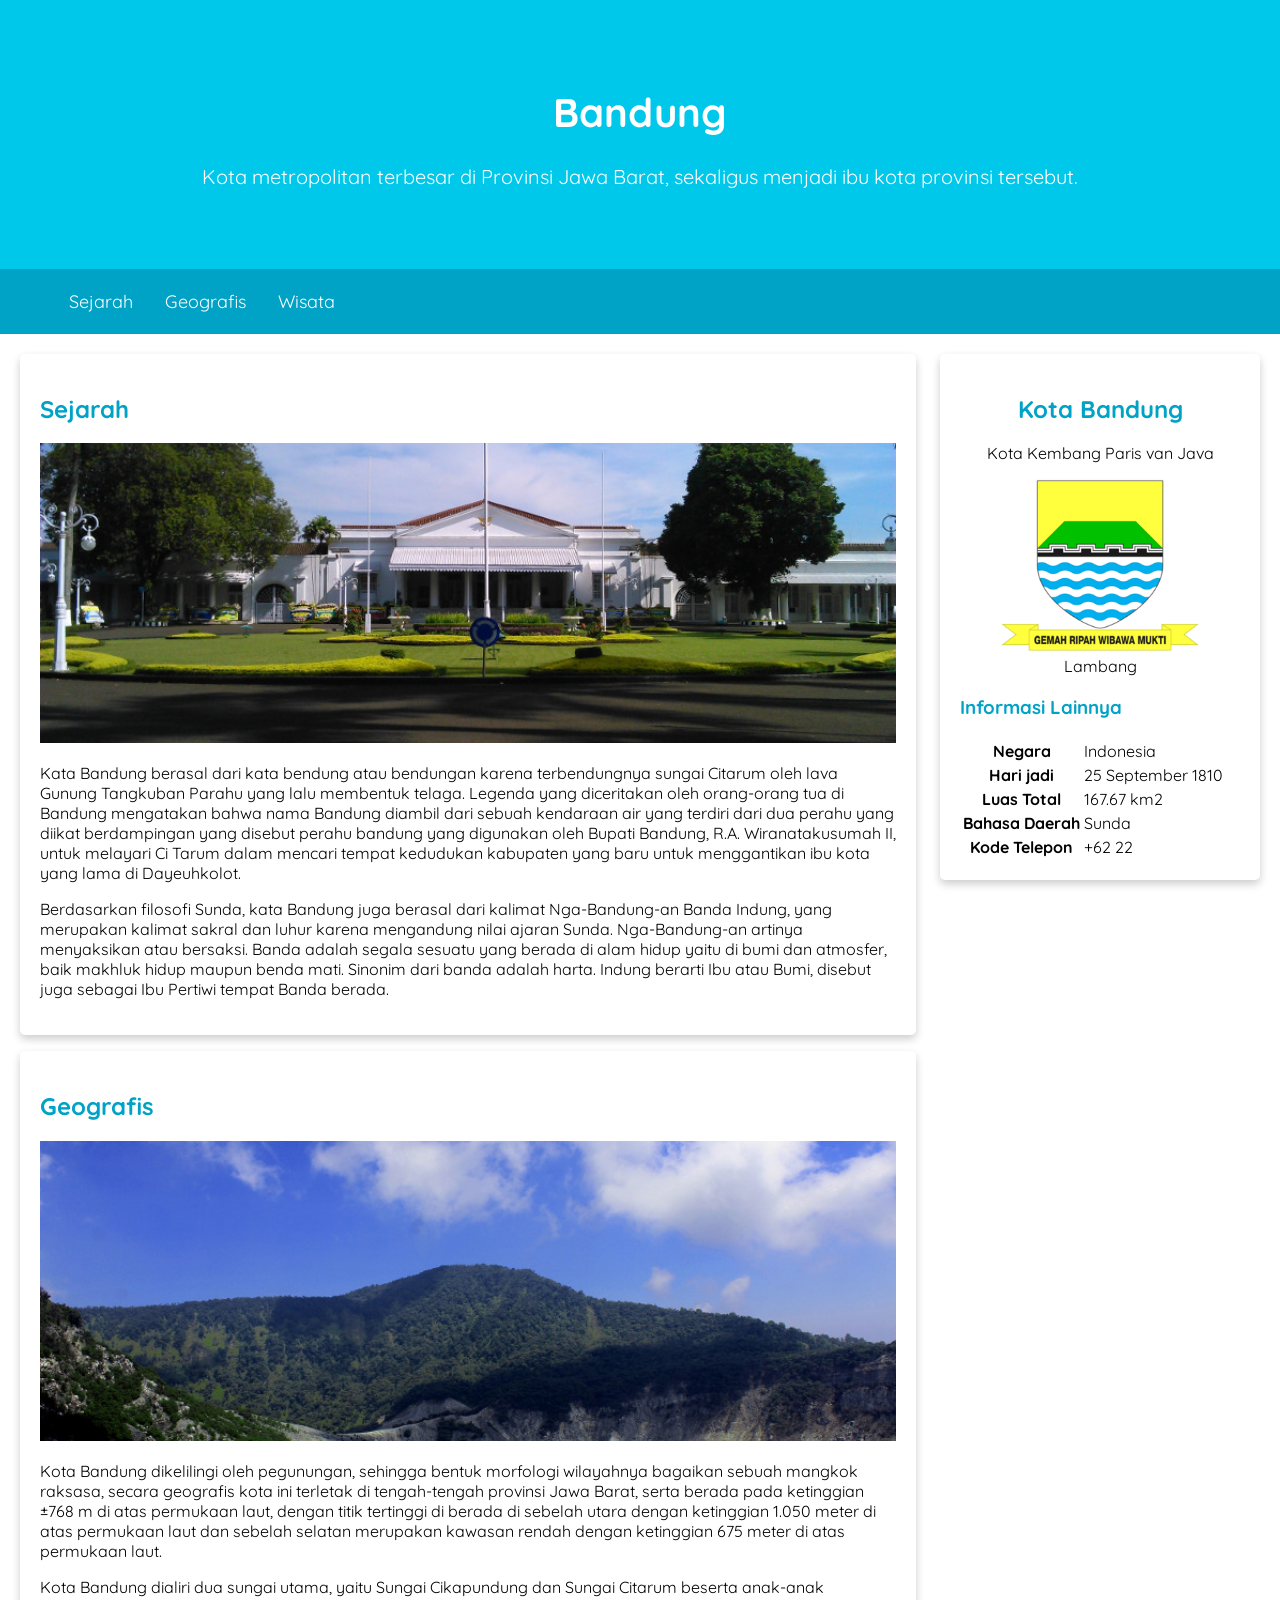
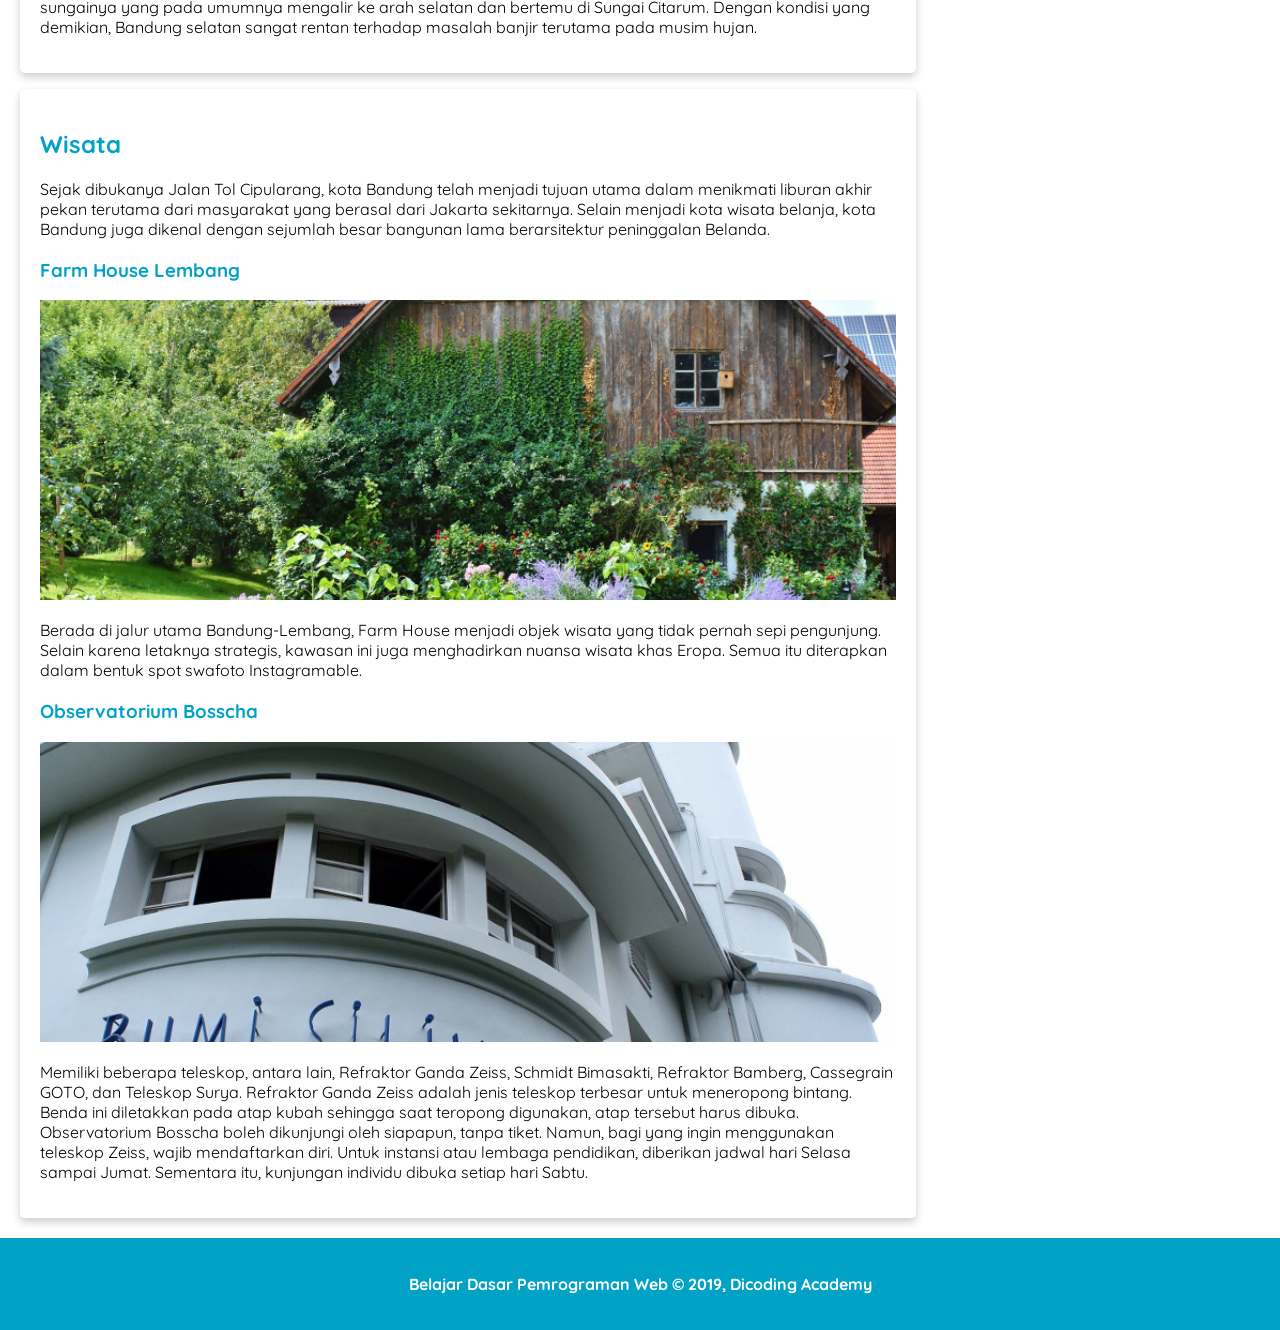
<file: 01-profil-kota-bandung/index.html>
<!DOCTYPE html>
<html lang="en">
<head>
    <meta charset="UTF-8">
    <meta name="viewport" content="width=device-width, initial-scale=1.0">
    <title>Halaman Profil Bandung</title>

    <!-- My Own Styles -->
    <link rel="stylesheet" href="assets/styles/style.css">

    <!-- Google Fonts -->
    <link rel="preconnect" href="https://fonts.googleapis.com">
    <link rel="preconnect" href="https://fonts.gstatic.com" crossorigin>
    <link href="https://fonts.googleapis.com/css2?family=Quicksand:wght@300..700&display=swap" rel="stylesheet">
</head>
<body>
  <header>
    <div class="jumbotron">
      <h1>Bandung</h1>
      <p>
        Kota metropolitan terbesar di Provinsi Jawa Barat, sekaligus menjadi ibu kota provinsi
        tersebut.
      </p>
    </div>

    <nav>
      <ul>
        <li>
          <a href="#sejarah">Sejarah</a>
        </li>
        <li>
          <a href="#geografis">Geografis</a>
        </li>
        <li>
          <a href="#wisata">Wisata</a>
        </li>
      </ul>
    </nav>
    <div class="coba"></div>
  </header>

  <main>
    <div id="content">
      <article id="sejarah" class="card">
        <h2>Sejarah</h2>
        <img src="assets/image/history.jpg" alt="Sejarah" class="featured-image">
        <p>
          Kata Bandung berasal dari kata bendung atau bendungan karena terbendungnya sungai Citarum oleh
          lava Gunung Tangkuban Parahu yang lalu membentuk telaga. Legenda yang diceritakan oleh
          orang-orang tua di Bandung mengatakan bahwa nama Bandung diambil dari sebuah kendaraan air
          yang terdiri dari dua perahu yang diikat berdampingan yang disebut perahu bandung yang
          digunakan oleh Bupati Bandung, R.A. Wiranatakusumah II, untuk melayari Ci Tarum dalam mencari
          tempat kedudukan kabupaten yang baru untuk menggantikan ibu kota yang lama di Dayeuhkolot.
        </p>
        
        <p>
          Berdasarkan filosofi Sunda, kata Bandung juga berasal dari kalimat Nga-Bandung-an Banda
          Indung, yang merupakan kalimat sakral dan luhur karena mengandung nilai ajaran Sunda.
          Nga-Bandung-an artinya menyaksikan atau bersaksi. Banda adalah segala sesuatu yang berada di
          alam hidup yaitu di bumi dan atmosfer, baik makhluk hidup maupun benda mati. Sinonim dari
          banda adalah harta. Indung berarti Ibu atau Bumi, disebut juga sebagai Ibu Pertiwi tempat
          Banda berada.
        </p>
      </article>
      
      <article id="geografis" class="card">
        <h2>Geografis</h2>
        <img src="assets/image/geografis.jpg" alt="Geografis" class="featured-image">
        <p>
          Kota Bandung dikelilingi oleh pegunungan, sehingga bentuk morfologi wilayahnya bagaikan sebuah
          mangkok raksasa, secara geografis kota ini terletak di tengah-tengah provinsi Jawa Barat,
          serta berada pada ketinggian ±768 m di atas permukaan laut, dengan titik tertinggi di berada
          di sebelah utara dengan ketinggian 1.050 meter di atas permukaan laut dan sebelah selatan
          merupakan kawasan rendah dengan ketinggian 675 meter di atas permukaan laut.
        </p>
        
        <p>
          Kota Bandung dialiri dua sungai utama, yaitu Sungai Cikapundung dan Sungai Citarum beserta
          anak-anak sungainya yang pada umumnya mengalir ke arah selatan dan bertemu di Sungai Citarum.
          Dengan kondisi yang demikian, Bandung selatan sangat rentan terhadap masalah banjir terutama
          pada musim hujan.
        </p>
      </article>
        
      <article id="wisata" class="card">
        <h2>Wisata</h2>
        <p>
          Sejak dibukanya Jalan Tol Cipularang, kota Bandung telah menjadi tujuan utama dalam menikmati
          liburan akhir pekan terutama dari masyarakat yang berasal dari Jakarta sekitarnya. Selain
          menjadi kota wisata belanja, kota Bandung juga dikenal dengan sejumlah besar bangunan lama
          berarsitektur peninggalan Belanda.
        </p>

        <section>
          <h3>Farm House Lembang</h3>
          <img src="assets/image/farm-house.jpg" alt="Farm House" class="featured-image">
          <p>
            Berada di jalur utama Bandung-Lembang, Farm House menjadi objek wisata yang tidak pernah sepi
            pengunjung. Selain karena letaknya strategis, kawasan ini juga menghadirkan nuansa wisata khas
            Eropa. Semua itu diterapkan dalam bentuk spot swafoto Instagramable.
          </p>
        </section>
        
        <section>
          <h3>Observatorium Bosscha</h3>
          <img src="assets/image/bosscha.jpg" alt="Bosscha" class="featured-image">
          <p>
            Memiliki beberapa teleskop, antara lain, Refraktor Ganda Zeiss, Schmidt Bimasakti, Refraktor
            Bamberg, Cassegrain GOTO, dan Teleskop Surya. Refraktor Ganda Zeiss adalah jenis teleskop
            terbesar untuk meneropong bintang. Benda ini diletakkan pada atap kubah sehingga saat teropong
            digunakan, atap tersebut harus dibuka. Observatorium Bosscha boleh dikunjungi oleh siapapun,
            tanpa tiket. Namun, bagi yang ingin menggunakan teleskop Zeiss, wajib mendaftarkan diri. Untuk
            instansi atau lembaga pendidikan, diberikan jadwal hari Selasa sampai Jumat. Sementara itu,
            kunjungan individu dibuka setiap hari Sabtu.
          </p>
        </section>
      </article>
    </div>

    <aside>
      <article class="profile card">
        <header>
          <h2>Kota Bandung</h2>
          <p>Kota Kembang Paris van Java</p>
          <figure>
            <img src="assets/image/bandung-badge.png">
            <figcaption>Lambang</figcaption>
          </figure>
        </header>

        <section>
          <h3>Informasi Lainnya</h3>

          <table>
            <tr>
              <th>Negara</th>
              <td>Indonesia</td>
            </tr>
            <tr>
              <th>Hari jadi</th>
              <td>25 September 1810</td>
            </tr>
            <tr>
              <th>Luas Total</th>
              <td>167.67 km2</td>
            </tr>
            <tr>
              <th>Bahasa Daerah</th>
              <td>Sunda</td>
            </tr>
            <tr>
              <th>Kode Telepon</th>
              <td>+62 22</td>
            </tr>
          </table>
        </section>
      </article>
    </aside>
  </main>

  <footer>
    <p>Belajar Dasar Pemrograman Web &#169; 2019, Dicoding Academy</p>
  </footer>
</body>
</html>
</file>
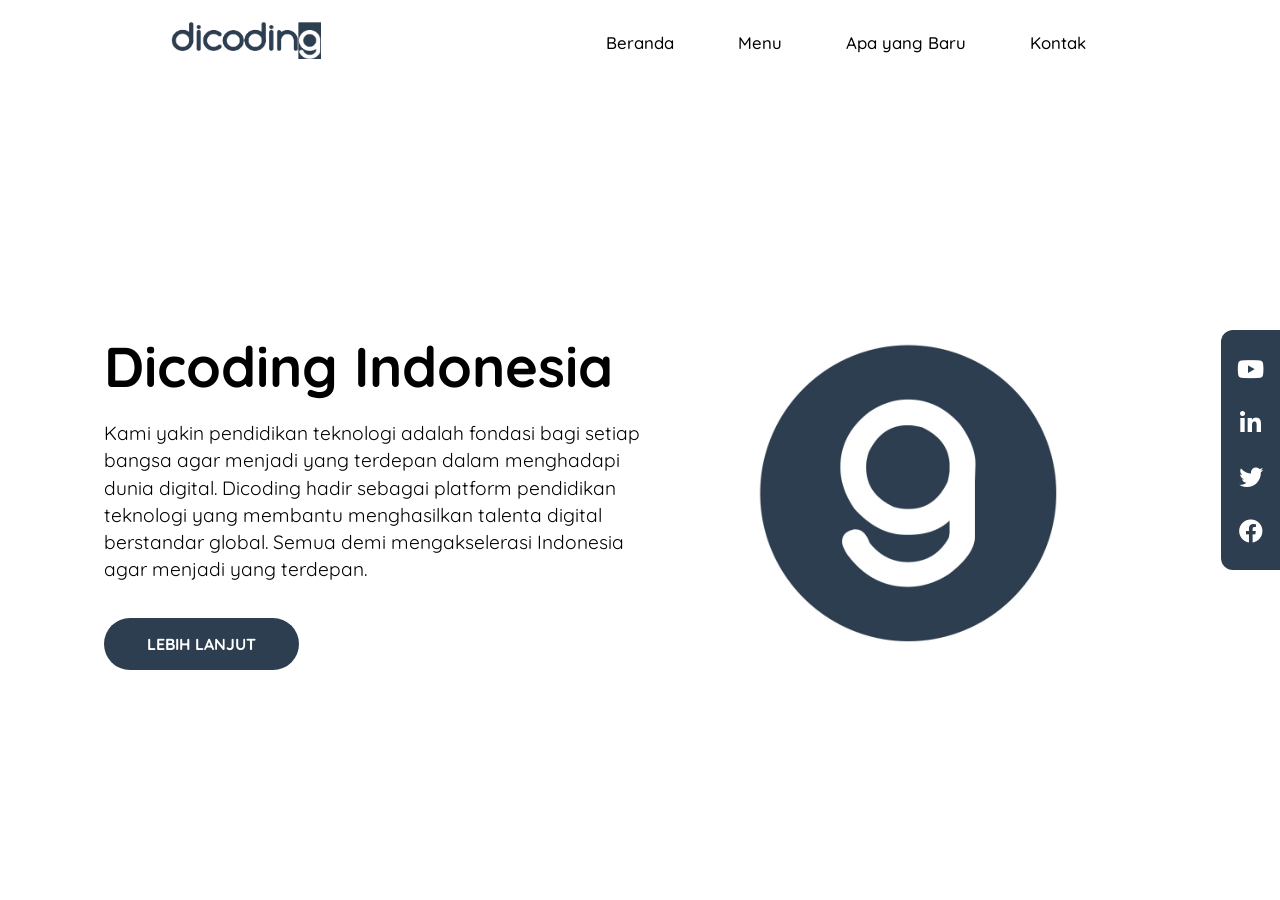
<file: 02-landing-page-dicoding/index.html>
<!doctype html>
<html lang="en">
  <head>
    <meta charset="UTF-8" />
    <meta name="viewport" content="width=device-width, initial-scale=1.0" />
    <title>Landing Page Dicoding</title>

    <!-- My Own CSS -->
    <link rel="stylesheet" href="css/app.css" />

    <!-- Google Fonts -->
    <link rel="preconnect" href="https://fonts.googleapis.com" />
    <link rel="preconnect" href="https://fonts.gstatic.com" crossorigin />
    <link
      href="https://fonts.googleapis.com/css2?family=Quicksand:wght@300..700&display=swap"
      rel="stylesheet"
    />

    <!-- Font Awesome 5.15.4 -->
    <link
      rel="stylesheet"
      href="https://cdnjs.cloudflare.com/ajax/libs/font-awesome/5.15.4/css/all.min.css"
      integrity="sha512-1ycn6IcaQQ40/MKBW2W4Rhis/DbILU74C1vSrLJxCq57o941Ym01SwNsOMqvEBFlcgUa6xLiPY/NS5R+E6ztJQ=="
      crossorigin="anonymous"
      referrerpolicy="no-referrer"
    />
  </head>
  <body>
    <header class="navbar-container">
      <div class="logo">
        <img src="img/dicoding-header-logo.png" alt="Dicoding Indonesia" />
      </div>
      <nav class="nav-list">
        <ul>
          <li><a href="#">Beranda</a></li>
          <li><a href="#">Menu</a></li>
          <li><a href="#">Apa yang Baru</a></li>
          <li><a href="#">Kontak</a></li>
        </ul>
      </nav>
    </header>
    <main>
      <div class="content">
        <div class="content-description">
          <h1 class="title">Dicoding Indonesia</h1>
          <p>
            Kami yakin pendidikan teknologi adalah fondasi bagi setiap bangsa
            agar menjadi yang terdepan dalam menghadapi dunia digital. Dicoding
            hadir sebagai platform pendidikan teknologi yang membantu
            menghasilkan talenta digital berstandar global. Semua demi
            mengakselerasi Indonesia agar menjadi yang terdepan.
          </p>

          <button>Lebih Lanjut</button>
        </div>
        <div class="content-image">
          <img src="img/circle-g.jpg" alt="Dicoding Indonesia" />
        </div>
      </div>
      <aside>
        <div class="social-media">
          <ul>
            <li>
              <a href="#"><i class="fab fa-youtube"></i></a>
            </li>
            <li>
              <a href="#"><i class="fab fa-linkedin-in"></i></a>
            </li>
            <li>
              <a href="#"><i class="fab fa-twitter"></i></a>
            </li>
            <li>
              <a href="#"><i class="fab fa-facebook"></i></a>
            </li>
          </ul>
        </div>
      </aside>
    </main>
  </body>
</html>
</file>
<file: 01-profil-kota-bandung/assets/styles/style.css>
* {
  box-sizing: border-box;
}
 
body {
  font-family: 'Quicksand', sans-serif;
 
  margin: 0;
  padding: 0;
}
 
h2,
h3 {
  color: #00a2c6;
}
 
footer {
  padding: 20px;
  color: white;
  background-color: #00a2c6;
 
  text-align: center;
  font-weight: bold;
}
 
nav a {
  font-size: 18px;
 
  font-weight: 400;
  text-decoration: none;
 
  color: white;
}
 
nav a:hover {
  font-weight: bold;
}
 
.profile header {
  text-align: center;
}
 
.featured-image {
  width: 100%;
  max-height: 300px;
 
  object-fit: cover;
  object-position: center;
}
 
.profile img {
  max-width: 200px;
}
 
.card {
  box-shadow: 0 4px 8px 0 rgba(0, 0, 0, 0.2);
  border-radius: 5px;
 
  padding: 20px;
}
 
.jumbotron {
  font-size: 20px;
  padding: 60px;
  background-color: #00c8eb;
  text-align: center;
  color: white;
}
 
nav ul {
  padding-inline: 4rem;
  display: flex;
 
  gap: 2rem;
}
 
nav li {
  list-style-type: none;
}
 
nav {
  background-color: #00a2c6;
  padding: 5px;
 
  position: sticky;
  top: 0;
}
 
main {
  padding: 20px;
 
  display: flex;
  gap: 1.5rem;
}
 
#content {
  flex: 5;
 
  display: flex;
  flex-flow: column nowrap;
  gap: 1rem 2rem;
}
 
aside {
  flex: 1;
}
 
header {
  display: inline;
}
 
/* Perangkat dengan lebar layar 1200px dan di bawahnya */
@media screen and (max-width: 1200px) {
  main {
    flex-flow: column nowrap;
  }
 
  main aside {
    align-self: center;
  }
}
 
/* Perangkat dengan lebar layar 768px dan di bawahnya */
@media screen and (max-width: 768px) {
  nav ul {
    justify-content: center;
  }
 
  main aside {
    align-self: stretch;
  }
}
</file>
<file: 02-landing-page-dicoding/css/app.css>
*,
*::before,
*::after {
    box-sizing: border-box;
}

body {
    font-family: 'Quicksand', sans-serif;

    height: 100vh;
    margin: 0;

    display: flex;
    flex-direction: column;
}

header.navbar-container {
    width: 100%;
    max-width: 1200px;
    padding-block: 1rem;
    margin-inline: auto;

    display: flex;
    justify-content: space-around;
    align-items: center;

    z-index: 9999;
}

header.navbar-container .logo img {
    width: 150px;
}

header.navbar-container .nav-list ul {
    padding-left: 0;

    display: flex;
    justify-content: center;
    gap: 2rem 1rem;
}

header.navbar-container .nav-list li {
    list-style-type: none;
}

header.navbar-container .nav-list li a {
    padding: 0.5rem 1.5rem;
    border-radius: 999px;

    text-decoration: none;
    font-size: 1.05rem;
    font-weight: 500;
    color: black;

    transition: all 0.2s ease-in-out;
}

header.navbar-container .nav-list li:hover a {
    background-color: #425c77;
    color: white;
}

main {
    flex: 1;

    width: 100%;
    max-width: 1200px;
    margin-inline: auto;
    padding: 2rem 4rem;
    
    display: flex;
    align-items: center;
}

main .content {
    flex: 1;

    display: flex;
    align-items: center;
}

main .content .content-description {
    flex: 1 1;
}

main .content .content-description .title {
    margin-block: 1rem;
    
    font-size: 3.5rem;
}

main .content .content-description p {
    font-size: 1.2rem;
    line-height: 1.7rem;
}

main .content .content-description button {
    padding: 0.8rem 2.5rem;
    border: 3px solid transparent;
    border-radius: 999px;
    margin-block-start: 1rem;

    background-color: #2d3e50;

    font-family: 'Quicksand', sans-serif;
    text-transform: uppercase;
    font-size: 1rem;
    font-weight: 700;
    color: white;

    cursor: pointer;
    transition: all 0.15s ease-in;
}

main .content .content-description button:hover {
    border: 3px solid #2d3e50;
    background-color: transparent;

    color: #2d3e50;
}

main .content .content-image {
    flex: 1;

    display: flex;
}

main .content .content-image img {
    width: 300px;
    min-width: 250px;
    margin: auto;
}

main aside {
    position: fixed;
    inset-block: 0;
    inset-inline-end: 0;
}

main aside .social-media {
    height: 100%;
    display: flex;
}

main aside .social-media ul {
    padding: 1.5rem 1rem;
    border-top-left-radius: 12px;
    border-bottom-left-radius: 12px;
    margin: auto;
    background-color: #2d3e50;

    display: flex;
    flex-flow: column nowrap;
    align-items: center;
    justify-content: center;
    gap: 1.5rem;
}

main aside .social-media li {
    list-style-type: none;
}

main aside .social-media li a {
    text-decoration: none;
    font-size: 1.5rem;
    color: white;
    
    transition: all 0.1s ease-in-out;
}


main aside .social-media li a:hover {
    color: #89b0d9;
}

/* Medium devices (768px dan di bawahnya */
@media screen and (max-width: 768px) {
    header.navbar-container {
        flex-direction: column;
    }

    header.navbar-container .nav-list ul {
        flex-wrap: wrap;
        column-gap: 0.5rem;
    }

    main {
        padding: 1rem 3rem;
    }

    main .content {
        flex-direction: column;
        gap: 2rem;
    }

    main .content .content-description .title {
        font-size: 3rem;
    }

    main .content .content-description p {
        font-size: 1rem;
    }

    main .content .content-image {
        order: -1;
    }
}
</file>
